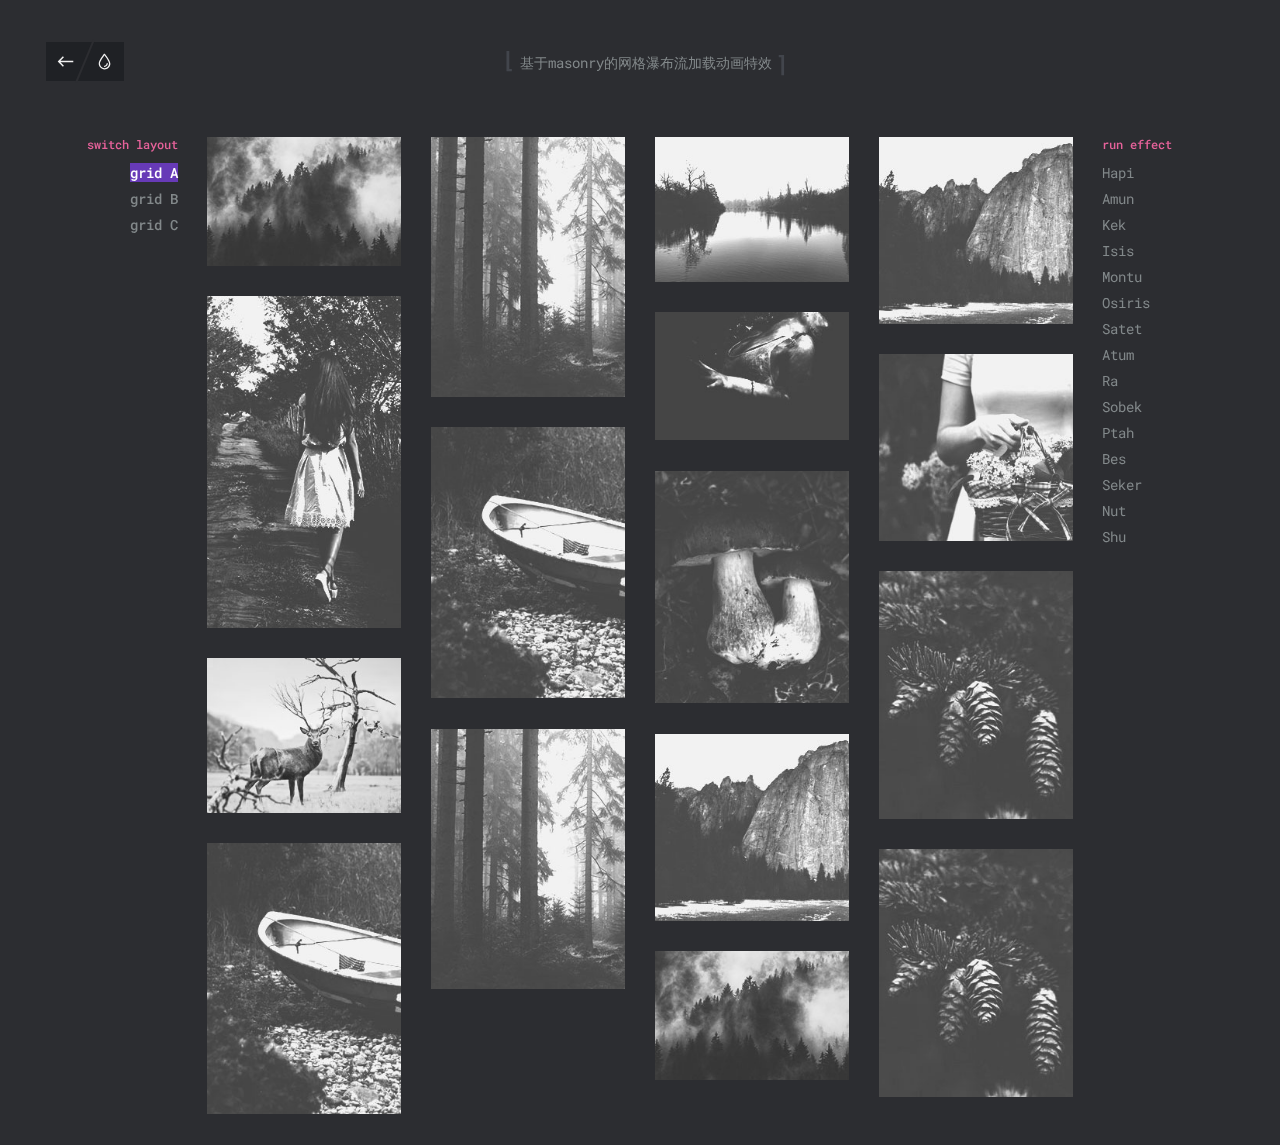
<file: 瀑布流插件/201704121503/index.html>
<!DOCTYPE html>
<html lang="zh">
<head>
	<meta charset="UTF-8">
	<meta http-equiv="X-UA-Compatible" content="IE=edge,chrome=1"> 
	<meta name="viewport" content="width=device-width, initial-scale=1.0">
	<title>基于Masonry的网格瀑布流加载动画特效|DEMO_jQuery之家-自由分享jQuery、html5、css3的插件库</title>
	<link href="https://fonts.googleapis.com/css?family=Roboto+Mono:300,500,700" rel="stylesheet">
	<link rel="stylesheet" type="text/css" href="css/normalize.css" />
	<link rel="stylesheet" type="text/css" href="css/demo.css" />
	<script>document.documentElement.className = 'js';</script>
</head>
<body>
	<body class="loading">
		<svg class="hidden">
			<symbol id="icon-arrow" viewBox="0 0 24 24">
				<title>arrow</title>
				<polygon points="6.3,12.8 20.9,12.8 20.9,11.2 6.3,11.2 10.2,7.2 9,6 3.1,12 9,18 10.2,16.8 "/>
			</symbol>
			<symbol id="icon-drop" viewBox="0 0 24 24">
				<title>drop</title>
				<path d="M12,21c-3.6,0-6.6-3-6.6-6.6C5.4,11,10.8,4,11.4,3.2C11.6,3.1,11.8,3,12,3s0.4,0.1,0.6,0.3c0.6,0.8,6.1,7.8,6.1,11.2C18.6,18.1,15.6,21,12,21zM12,4.8c-1.8,2.4-5.2,7.4-5.2,9.6c0,2.9,2.3,5.2,5.2,5.2s5.2-2.3,5.2-5.2C17.2,12.2,13.8,7.3,12,4.8z"/><path d="M12,18.2c-0.4,0-0.7-0.3-0.7-0.7s0.3-0.7,0.7-0.7c1.3,0,2.4-1.1,2.4-2.4c0-0.4,0.3-0.7,0.7-0.7c0.4,0,0.7,0.3,0.7,0.7C15.8,16.5,14.1,18.2,12,18.2z"/>
			</symbol>
		</svg>
		<main>
			<header class="codrops-header">
				<div class="codrops-links">
					<a class="codrops-icon codrops-icon--prev" href="http://www.htmleaf.com/jQuery/pubuliuchajian/201704124451.html" title="返回下载页"><svg class="icon icon--arrow"><use xlink:href="#icon-arrow"></use></svg></a>
					<a class="codrops-icon codrops-icon--drop" href="http://www.htmleaf.com/" title="jQuery之家"><svg class="icon icon--drop"><use xlink:href="#icon-drop"></use></svg></a>
				</div>
				<h1 class="codrops-header__title">基于Masonry的网格瀑布流加载动画特效</h1>
			</header>
			<div class="content content--side">
				<div class="control control--grids">
					<span class="control__title">switch layout</span>
					<div class="control__item">
						<input class="control__radio" type="radio" name="grid-type" value="grid--type-a" id="control-grid-a" checked>
						<label class="control__label" for="control-grid-a">grid A</label>
					</div>
					<div class="control__item">
						<input class="control__radio" type="radio" name="grid-type" value="grid--type-b" id="control-grid-b">
						<label class="control__label" for="control-grid-b">grid B</label>
					</div>
					<div class="control__item">
						<input class="control__radio" type="radio" name="grid-type" value="grid--type-c" id="control-grid-c">
						<label class="control__label" for="control-grid-c">grid C</label>
					</div>
				</div>	
			</div>
			<div class="content content--side content--right">
				<div class="control control--effects">
					<span class="control__title">run effect</span>
					<button class="control__btn" data-fx="Hapi">Hapi</button>
					<button class="control__btn" data-fx="Amun">Amun</button>
					<button class="control__btn" data-fx="Kek">Kek</button>
					<button class="control__btn" data-fx="Isis">Isis</button>
					<button class="control__btn" data-fx="Montu">Montu</button>
					<button class="control__btn" data-fx="Osiris">Osiris</button>
					<button class="control__btn" data-fx="Satet">Satet</button>
					<button class="control__btn" data-fx="Atum">Atum</button>
					<button class="control__btn" data-fx="Ra">Ra</button>
					<button class="control__btn" data-fx="Sobek">Sobek</button>
					<button class="control__btn" data-fx="Ptah">Ptah</button>
					<button class="control__btn" data-fx="Bes">Bes</button>
					<button class="control__btn" data-fx="Seker">Seker</button>
					<button class="control__btn" data-fx="Nut">Nut</button>
					<button class="control__btn" data-fx="Shu">Shu</button>
				</div>
			</div>
			<div class="content content--center">
				<div class="grid grid--type-a">
					<div class="grid__sizer"></div>
					<div class="grid__item">
						<a class="grid__link" href="#"><img class="grid__img" src="img/set1/1.jpg" alt="Some image" /></a>
					</div>
					<div class="grid__item">
						<a class="grid__link" href="#"><img class="grid__img" src="img/set1/2.jpg" alt="Some image" /></a>
					</div>
					<div class="grid__item">
						<a class="grid__link" href="#"><img class="grid__img" src="img/set1/3.jpg" alt="Some image" /></a>
					</div>
					<div class="grid__item">
						<a class="grid__link" href="#"><img class="grid__img" src="img/set1/4.jpg" alt="Some image" /></a>
					</div>
					<div class="grid__item">
						<a class="grid__link" href="#"><img class="grid__img" src="img/set1/5.jpg" alt="Some image" /></a>
					</div>
					<div class="grid__item">
						<a class="grid__link" href="#"><img class="grid__img" src="img/set1/6.jpg" alt="Some image" /></a>
					</div>
					<div class="grid__item">
						<a class="grid__link" href="#"><img class="grid__img" src="img/set1/7.jpg" alt="Some image" /></a>
					</div>
					<div class="grid__item">
						<a class="grid__link" href="#"><img class="grid__img" src="img/set1/8.jpg" alt="Some image" /></a>
					</div>
					<div class="grid__item">
						<a class="grid__link" href="#"><img class="grid__img" src="img/set1/9.jpg" alt="Some image" /></a>
					</div>
					<div class="grid__item">
						<a class="grid__link" href="#"><img class="grid__img" src="img/set1/10.jpg" alt="Some image" /></a>
					</div>
					<div class="grid__item">
						<a class="grid__link" href="#"><img class="grid__img" src="img/set1/11.jpg" alt="Some image" /></a>
					</div>
					<div class="grid__item">
						<a class="grid__link" href="#"><img class="grid__img" src="img/set1/2.jpg" alt="Some image" /></a>
					</div>
					<div class="grid__item">
						<a class="grid__link" href="#"><img class="grid__img" src="img/set1/4.jpg" alt="Some image" /></a>
					</div>
					<div class="grid__item">
						<a class="grid__link" href="#"><img class="grid__img" src="img/set1/8.jpg" alt="Some image" /></a>
					</div>
					<div class="grid__item">
						<a class="grid__link" href="#"><img class="grid__img" src="img/set1/10.jpg" alt="Some image" /></a>
					</div>
					<div class="grid__item">
						<a class="grid__link" href="#"><img class="grid__img" src="img/set1/1.jpg" alt="Some image" /></a>
					</div>
				</div>
				<div class="grid grid--type-b">
					<div class="grid__sizer"></div>
					<div class="grid__item">
						<a class="grid__link" href="#"><img class="grid__img" src="img/set1/11.jpg" alt="Some image" /></a>
					</div>
					<div class="grid__item">
						<a class="grid__link" href="#"><img class="grid__img" src="img/set1/5.jpg" alt="Some image" /></a>
					</div>
					<div class="grid__item">
						<a class="grid__link" href="#"><img class="grid__img" src="img/set1/2.jpg" alt="Some image" /></a>
					</div>
					<div class="grid__item">
						<a class="grid__link" href="#"><img class="grid__img" src="img/set1/1.jpg" alt="Some image" /></a>
					</div>
					<div class="grid__item">
						<a class="grid__link" href="#"><img class="grid__img" src="img/set1/4.jpg" alt="Some image" /></a>
					</div>
					<div class="grid__item">
						<a class="grid__link" href="#"><img class="grid__img" src="img/set1/6.jpg" alt="Some image" /></a>
					</div>
					<div class="grid__item">
						<a class="grid__link" href="#"><img class="grid__img" src="img/set1/7.jpg" alt="Some image" /></a>
					</div>
					<div class="grid__item">
						<a class="grid__link" href="#"><img class="grid__img" src="img/set1/8.jpg" alt="Some image" /></a>
					</div>
					<div class="grid__item">
						<a class="grid__link" href="#"><img class="grid__img" src="img/set1/5.jpg" alt="Some image" /></a>
					</div>
					<div class="grid__item">
						<a class="grid__link" href="#"><img class="grid__img" src="img/set1/2.jpg" alt="Some image" /></a>
					</div>
					<div class="grid__item">
						<a class="grid__link" href="#"><img class="grid__img" src="img/set1/3.jpg" alt="Some image" /></a>
					</div>
					<div class="grid__item">
						<a class="grid__link" href="#"><img class="grid__img" src="img/set1/4.jpg" alt="Some image" /></a>
					</div>
					<div class="grid__item">
						<a class="grid__link" href="#"><img class="grid__img" src="img/set1/5.jpg" alt="Some image" /></a>
					</div>
					<div class="grid__item">
						<a class="grid__link" href="#"><img class="grid__img" src="img/set1/6.jpg" alt="Some image" /></a>
					</div>
					<div class="grid__item">
						<a class="grid__link" href="#"><img class="grid__img" src="img/set1/7.jpg" alt="Some image" /></a>
					</div>
					<div class="grid__item">
						<a class="grid__link" href="#"><img class="grid__img" src="img/set1/8.jpg" alt="Some image" /></a>
					</div>
					<div class="grid__item">
						<a class="grid__link" href="#"><img class="grid__img" src="img/set1/1.jpg" alt="Some image" /></a>
					</div>
					<div class="grid__item">
						<a class="grid__link" href="#"><img class="grid__img" src="img/set1/2.jpg" alt="Some image" /></a>
					</div>
					<div class="grid__item">
						<a class="grid__link" href="#"><img class="grid__img" src="img/set1/3.jpg" alt="Some image" /></a>
					</div>
					<div class="grid__item">
						<a class="grid__link" href="#"><img class="grid__img" src="img/set1/4.jpg" alt="Some image" /></a>
					</div>
					<div class="grid__item">
						<a class="grid__link" href="#"><img class="grid__img" src="img/set1/5.jpg" alt="Some image" /></a>
					</div>
					<div class="grid__item">
						<a class="grid__link" href="#"><img class="grid__img" src="img/set1/6.jpg" alt="Some image" /></a>
					</div>
					<div class="grid__item">
						<a class="grid__link" href="#"><img class="grid__img" src="img/set1/7.jpg" alt="Some image" /></a>
					</div>
					<div class="grid__item">
						<a class="grid__link" href="#"><img class="grid__img" src="img/set1/8.jpg" alt="Some image" /></a>
					</div>
					<div class="grid__item">
						<a class="grid__link" href="#"><img class="grid__img" src="img/set1/11.jpg" alt="Some image" /></a>
					</div>
				</div>
				<div class="grid grid--type-c">
					<div class="grid__sizer"></div>
					<div class="grid__item">
						<a class="grid__link" href="#"><img class="grid__img" src="img/set3/1.jpg" alt="Some image" /></a>
					</div>
					<div class="grid__item">
						<a class="grid__link" href="#"><img class="grid__img" src="img/set3/2.jpg" alt="Some image" /></a>
					</div>
					<div class="grid__item">
						<a class="grid__link" href="#"><img class="grid__img" src="img/set3/3.jpg" alt="Some image" /></a>
					</div>
					<div class="grid__item">
						<a class="grid__link" href="#"><img class="grid__img" src="img/set3/4.jpg" alt="Some image" /></a>
					</div>
					<div class="grid__item">
						<a class="grid__link" href="#"><img class="grid__img" src="img/set3/5.jpg" alt="Some image" /></a>
					</div>
					<div class="grid__item">
						<a class="grid__link" href="#"><img class="grid__img" src="img/set3/6.jpg" alt="Some image" /></a>
					</div>
					<div class="grid__item">
						<a class="grid__link" href="#"><img class="grid__img" src="img/set3/10.jpg" alt="Some image" /></a>
					</div>
					<div class="grid__item">
						<a class="grid__link" href="#"><img class="grid__img" src="img/set3/11.jpg" alt="Some image" /></a>
					</div>
					<div class="grid__item">
						<a class="grid__link" href="#"><img class="grid__img" src="img/set3/7.jpg" alt="Some image" /></a>
					</div>
					<div class="grid__item">
						<a class="grid__link" href="#"><img class="grid__img" src="img/set3/8.jpg" alt="Some image" /></a>
					</div>
					<div class="grid__item">
						<a class="grid__link" href="#"><img class="grid__img" src="img/set3/9.jpg" alt="Some image" /></a>
					</div>
					<div class="grid__item">
						<a class="grid__link" href="#"><img class="grid__img" src="img/set3/2.jpg" alt="Some image" /></a>
					</div>
					<div class="grid__item">
						<a class="grid__link" href="#"><img class="grid__img" src="img/set3/4.jpg" alt="Some image" /></a>
					</div>
					<div class="grid__item">
						<a class="grid__link" href="#"><img class="grid__img" src="img/set3/6.jpg" alt="Some image" /></a>
					</div>
					<div class="grid__item">
						<a class="grid__link" href="#"><img class="grid__img" src="img/set3/8.jpg" alt="Some image" /></a>
					</div>
					<div class="grid__item">
						<a class="grid__link" href="#"><img class="grid__img" src="img/set3/10.jpg" alt="Some image" /></a>
					</div>
					<div class="grid__item">
						<a class="grid__link" href="#"><img class="grid__img" src="img/set3/1.jpg" alt="Some image" /></a>
					</div>
					<div class="grid__item">
						<a class="grid__link" href="#"><img class="grid__img" src="img/set3/2.jpg" alt="Some image" /></a>
					</div>
				</div>
			</div>
		</main>
	
	<script src="js/imagesloaded.pkgd.min.js"></script>
	<script src="js/masonry.pkgd.min.js"></script>
	<script src="js/anime.min.js"></script>
	<script src="js/main.js"></script>
</body>
</html>
</file>
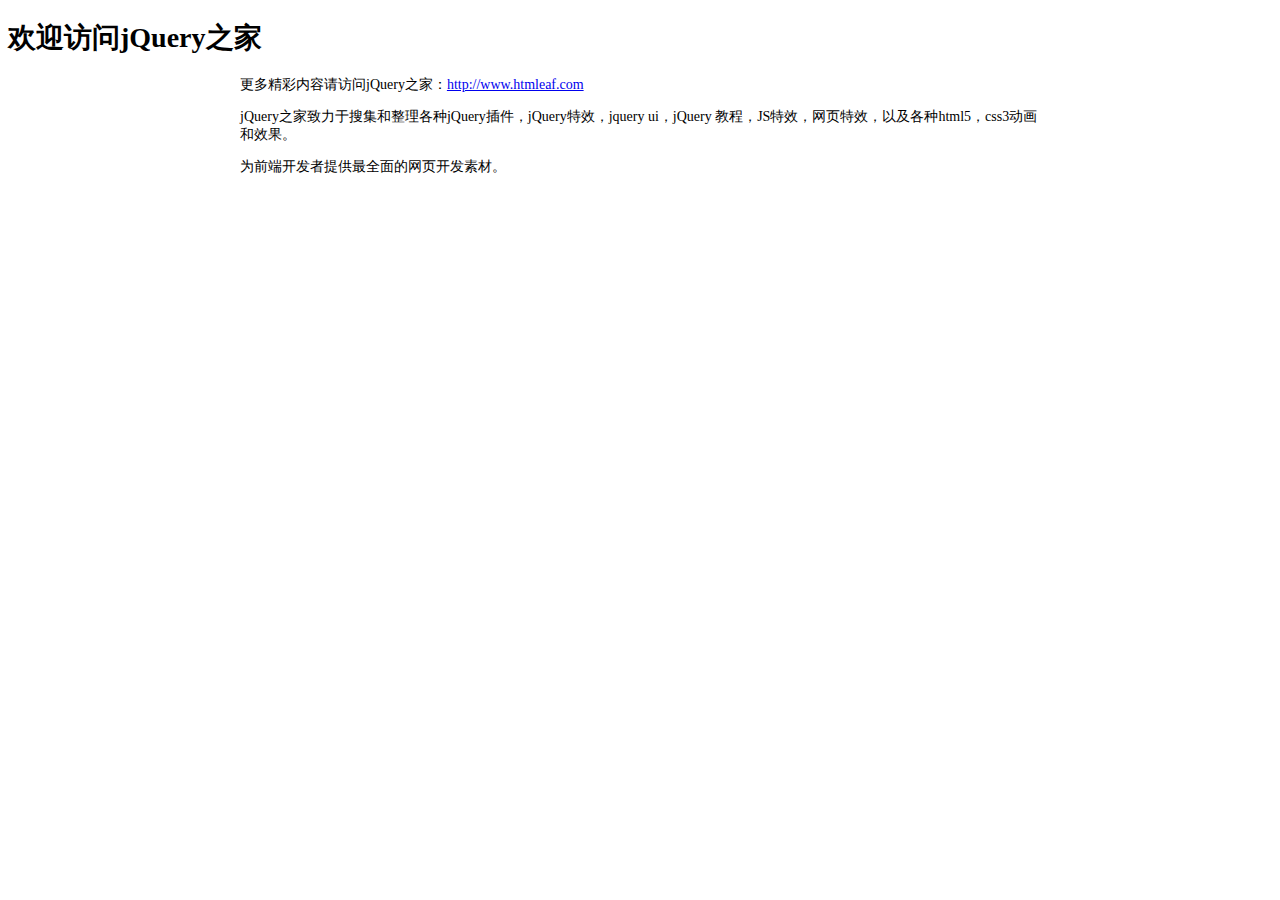
<file: 瀑布流插件/201704121503/readme.html>
<!DOCTYPE html PUBLIC "-//W3C//DTD XHTML 1.0 Transitional//EN" "http://www.w3.org/TR/xhtml1/DTD/xhtml1-transitional.dtd">
<html xmlns="http://www.w3.org/1999/xhtml" xml:lang="en">
<head>
	<meta http-equiv="Content-Type" content="text/html;charset=UTF-8">
	<title>jQuery之家</title>
	<style type="text/css">
		body{font-size: 14px;}
		.content{
			width: 800px;
			margin: 0 auto;
		}
	</style>
</head>
<body>
	<h1>欢迎访问jQuery之家</h1>
	<div class="content">
	<p>更多精彩内容请访问jQuery之家：<a href="http://www.htmleaf.com">http://www.htmleaf.com</a></p>
	<p>jQuery之家致力于搜集和整理各种jQuery插件，jQuery特效，jquery ui，jQuery 教程，JS特效，网页特效，以及各种html5，css3动画和效果。</p>
	<p>为前端开发者提供最全面的网页开发素材。</p>
</div>
</body>
</html>
</file>
<file: 瀑布流插件/201704121503/css/demo.css>
*,
*::after,
*::before {
	-webkit-box-sizing: border-box;
	box-sizing: border-box;
}

body {
	font-family: 'Roboto Mono', monospace;
	font-size: 14px;
	font-weight: 500;
	color: #82888a;
	background: #2c2d31;
	overflow-x: hidden;
	-webkit-font-smoothing: antialiased;
}

.js .loading::before,
.js .loading::after {
	content: '';
	position: fixed;
	z-index: 1000;
}

.loading::before {
	top: 0;
	left: 0;
	width: 100%;
	height: 100%;
	background: #2c2d31;
}

.loading::after {
	top: 50%;
	left: 50%;
	width: 40px;
	height: 40px;
	margin: -20px 0 0 -20px;
	border: 8px solid #383a41;
	border-bottom-color: #565963;
	border-radius: 50%;
	animation: animLoader 0.8s linear infinite forwards;
}

@keyframes animLoader {
	to { transform: rotate(360deg); }
}

a {
	text-decoration: none;
	color: #f2f2f2;
	outline: none;
}

a:hover,
a:focus {
	color: #e6629a;
}

.hidden {
	position: absolute;
	overflow: hidden;
	width: 0;
	height: 0;
	pointer-events: none;
}

main {
	display: flex;
	flex-wrap: wrap;
}

/* Icons */
.icon {
	display: block;
	width: 1.5em;
	height: 1.5em;
	margin: 0 auto;
	fill: currentColor;
}

.content--side {
	position: relative;
	z-index: 100;
	width: 15vw;
	min-width: 130px;
	max-height: 100vh;
	padding: 0 1em;
	order: 2;
}

.content--center {
	flex: 1;
	max-width: calc(100vw - 260px);
	order: 3;
}

.content--right {
	order: 4;
}

.content--related {
	display: flex;
	flex-wrap: wrap;
	justify-content: center;
	width: 100%;
	padding: 8em 1em 3em;
	text-align: center;
	order: 5;
}

.media-related {
	width: 100%;
}

.media-item {
	padding: 1em;
}

.media-item__img {
	max-width: 100%;
	opacity: 0.7;
	transition: opacity 0.3s;
}

.media-item:hover .media-item__img,
.media-item:focus .media-item__img {
	opacity: 1;
}

.media-item__title {
	font-size: 1em;
	max-width: 220px;
	padding: 0.5em;
	margin: 0 auto;
}

/* Header */
.codrops-header {
	position: relative;
	z-index: 100;
	display: flex;
	align-items: center;
	width: 100%;
	padding: 3em 1em 4em;
	order: 1;
}

.codrops-header__title {
	font-size: 1em;
	font-weight: normal;
	flex: 1;
	margin: 0 7em 0 0;
	text-align: center;
	text-transform: lowercase;
}

.codrops-header__title::before,
.codrops-header__title::after {
	font-size: 22px;
	font-weight: bold;
	display: inline-block;
	padding: 0 0.25em;
	color: #42454c;
}

.codrops-header__title::after {
	content: '\2309';
	vertical-align: sub;
}

.codrops-header__title::before {
	content: '\230A';
}

/* GitHub corner */
.github-corner {
	position: absolute;
	top: 0;
	right: 0;
}

.github-corner__svg {
	fill: #82888a;
	color: #2c2d31;
	position: absolute; 
	top: 0; 
	border: 0; 
	right: 0;
}

.github-corner:hover .octo-arm {
	animation: octocat-wave 560ms ease-in-out;
}

@keyframes octocat-wave {
	0%,
	100% {
		transform: rotate(0);
	}
	20%,
	60% {
		transform: rotate(-25deg);
	}
	40%,
	80% {
		transform: rotate(10deg);
	}
}

@media (max-width:500px) {
	.github-corner:hover .octo-arm {
		animation: none;
	}
	.github-corner .octo-arm {
		animation: octocat-wave 560ms ease-in-out;
	}
}


/* Top Navigation Style */
.codrops-links {
	position: relative;
	display: flex;
	justify-content: space-between;
	align-items: center;
	height: 2.75em;
	margin: 0 0 0 2.25em;
	text-align: center;
	white-space: nowrap;
	background: #1f2125;
}

.codrops-links::after {
	content: '';
	position: absolute;
	top: -10%;
	left: calc(50% - 1px);
	width: 2px;
	height: 120%;
	background: #2c2d31;
	transform: rotate3d(0,0,1,22.5deg);
}

.codrops-icon {
	display: inline-block;
	padding: 0 0.65em;
}

/* Controls */
.control--grids {
	margin: 0 0 2.5em;
	text-align: right;
}

.control__title {
	font-size: 0.85em;
	display: block;
	width: 100%;
	margin: 0 0 1em;
	color: #e6629a;
}

.control__item {
	position: relative;
	display: block;
	margin: 0 0 0.5em;
}

.control__radio {
	position: absolute;
	z-index: 10;
	top: 0;
	left: 0;
	width: 100%;
	height: 100%;
	cursor: pointer;
	opacity: 0;
}

.control__label {
	white-space: nowrap;
}

.control__radio:checked + .control__label {
	color: #fff;
	background: #673ab7;
}

.control__radio:not(:checked):hover + .control__label,
.control__btn:hover {
	color: white;
}

.control__btn {
	display: block;
	width: 100%;
	margin: 0 0 0.5em;
	padding: 0;
	text-align: left;
	color: inherit;
	border: none;
	background: none;
}

.control__btn:focus {
	outline: none;
}

/* Grid */

.grid {
	position: relative;
	z-index: 2;
	display: block;
	margin: 0 auto;
}

.grid--hidden {
	position: fixed !important;
	z-index: 1;
	top: 0;
	left: 0;
	width: 100%;
	pointer-events: none;
	opacity: 0;
}

.js .grid--loading::before,
.js .grid--loading::after {
	content: '';
	z-index: 1000;
}

.js .grid--loading::before {
	position: fixed;
	top: 0;
	left: 0;
	width: 100vw;
	height: 100vh;
	background: #2c2d31;
}

.js .grid--loading::after {
	position: absolute;
	top: calc(25vh - 20px);
	left: 50%;
	width: 40px;
	height: 40px;
	margin: 0 0 0 -20px;
	border: 8px solid #383a41;
	border-bottom-color: #565963;
	border-radius: 50%;
	animation: animLoader 0.8s linear forwards infinite;
}

.grid__sizer {
	margin-bottom: 0 !important;
}

.grid__link,
.grid__img {
	display: block;
}

.grid__img {
	width: 100%;
}

.grid__deco {
	position: absolute;
	top: 0;
	left: 0;
	pointer-events: none;
}

.grid__deco path {
	fill: none;
	stroke: #fff;
	stroke-width: 2px;
}

.grid__reveal {
	position: absolute;
	z-index: 50;
	top: 0;
	left: 0;
	width: 100%;
	height: 100%;
	pointer-events: none;
	opacity: 0;
	background-color: #2c2d31;
}

.grid .grid__item,
.grid .grid__sizer {
	width: calc(50% - 20px);
	margin: 0 10px 20px;
}

@media screen and (min-width: 60em) {
	.grid .grid__item,
	.grid .grid__sizer {
		width: calc((100% / 3) - 20px);
		margin: 0 10px 20px;
	}
}

@media screen and (min-width: 70em) {
	.grid .grid__item,
	.grid .grid__sizer {
		width: calc(25% - 30px);
		margin: 0 15px 30px;
	}
	/* Grid types */
	.grid--type-b .grid__item,
	.grid--type-b .grid__sizer {
		width: calc(20% - 20px);
		margin: 0 10px 20px;
	}

	.grid--type-c .grid__item,
	.grid--type-c .grid__sizer {
		width: calc(25% - 16px);
		margin: 0 8px 16px;
	}
}

@media screen and (max-width: 50em) {
	main {
		display: block;
	}
	.codrops-header {
		padding: 1em;
		flex-wrap: wrap;
	}
	.codrops-links {
		margin: 0;
	}
	.codrops-header__title {
		width: 100%;
		text-align: left;
		flex: none;
		margin: 1em 0;
	}
	.content--side {
		width: 100%;
	}
	.content--right {
		order: 3;
	}
	.content--center {
		max-width: 100vw;
	}
	.control {
		margin: 0 0 1em;
		text-align: left;
	}
	.control__item,
	.control__btn {
		display: inline-block;
	}
	.control__btn {
		width: auto;
	}
}
</file>
